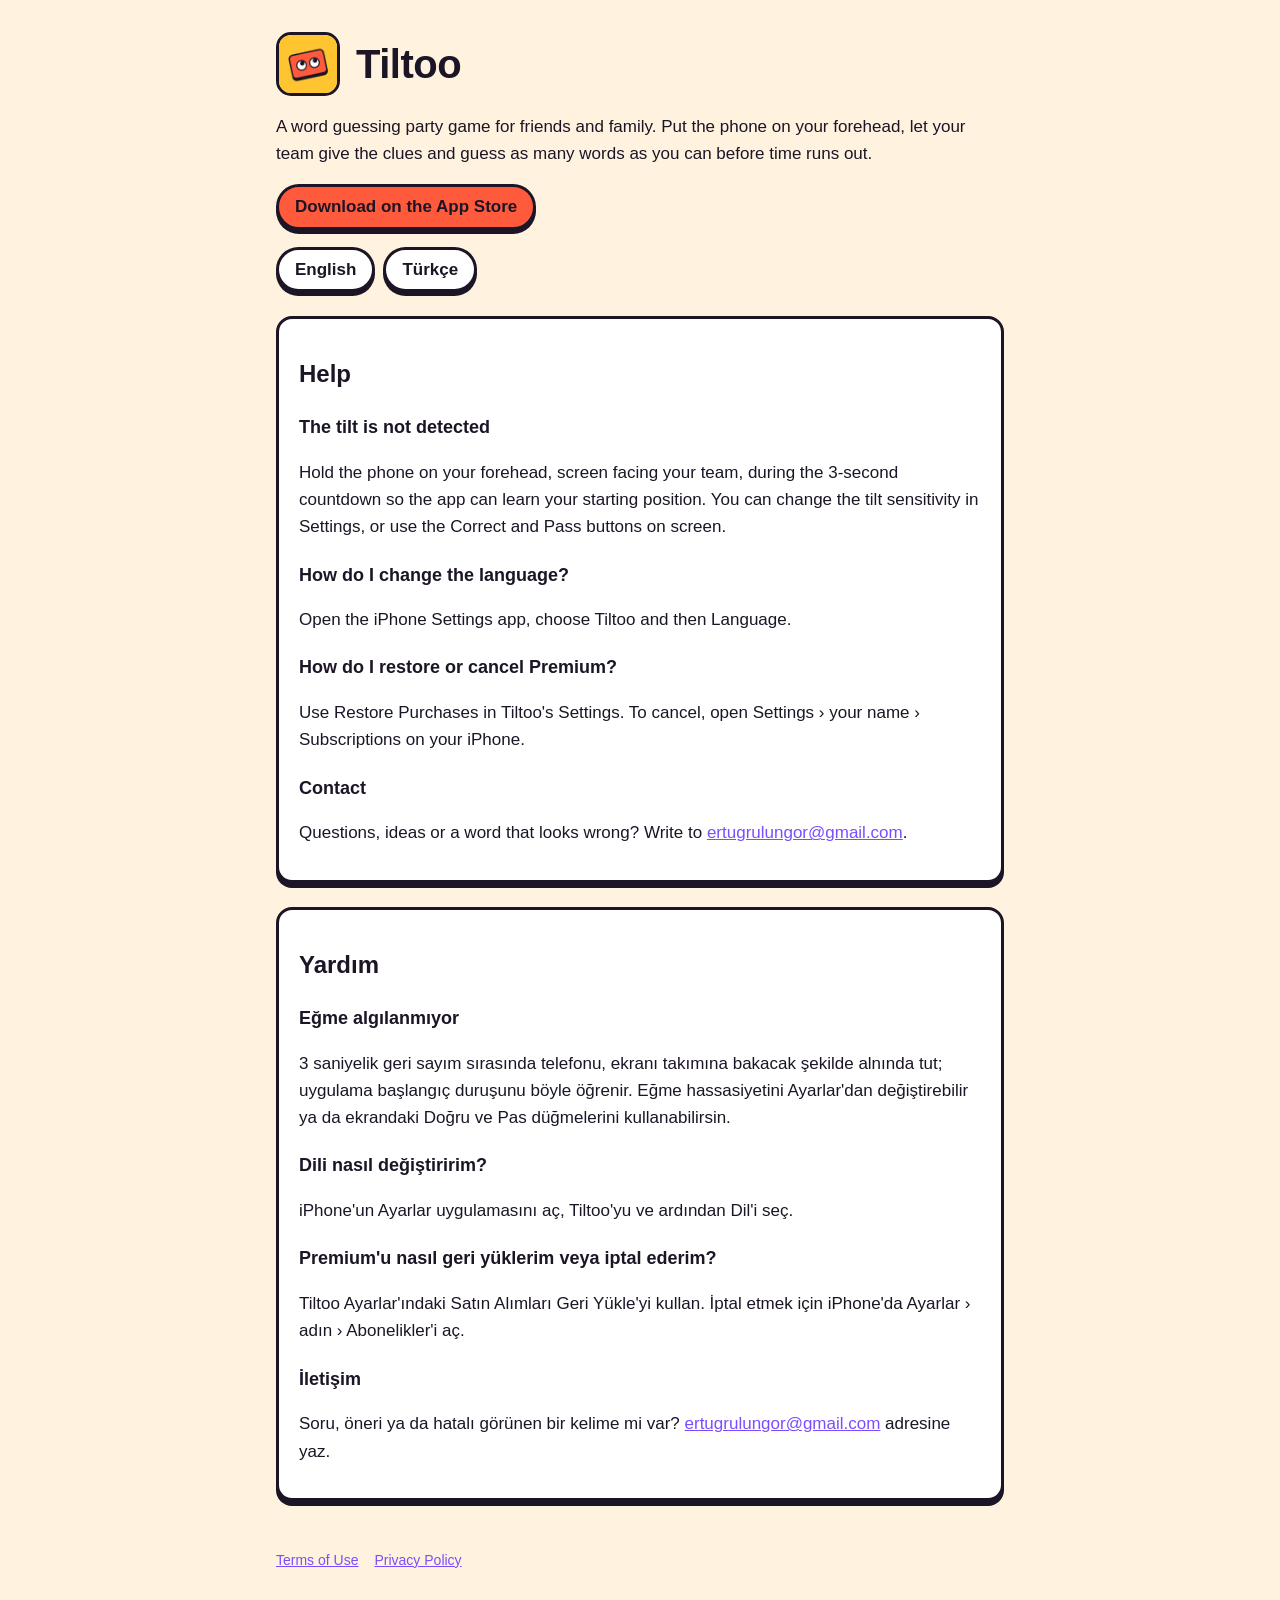
<file: index.html>
<!doctype html>
<html lang="en">
<head>
<meta charset="utf-8">
<meta name="viewport" content="width=device-width, initial-scale=1">
<title>Tiltoo Support</title>
<meta name="description" content="Tiltoo is a word guessing party game for friends and family. Help, privacy policy and terms of use.">
<link rel="stylesheet" href="style.css">
<link rel="icon" href="icon.png">
</head>
<body>
<main>
<header><img src="icon.png" alt=""><h1>Tiltoo</h1></header>
<p>A word guessing party game for friends and family. Put the phone on your forehead, let your team give the clues and guess as many words as you can before time runs out.</p>
<p><a class="button primary" href="https://apps.apple.com/app/id6743958041">Download on the App Store</a></p>
<nav class="lang"><a href="#en">English</a><a href="#tr">Türkçe</a></nav>

<section id="en" class="card">
<h2>Help</h2>
<h3>The tilt is not detected</h3>
<p>Hold the phone on your forehead, screen facing your team, during the 3-second countdown so the app can learn your starting position. You can change the tilt sensitivity in Settings, or use the Correct and Pass buttons on screen.</p>
<h3>How do I change the language?</h3>
<p>Open the iPhone Settings app, choose Tiltoo and then Language.</p>
<h3>How do I restore or cancel Premium?</h3>
<p>Use Restore Purchases in Tiltoo's Settings. To cancel, open Settings › your name › Subscriptions on your iPhone.</p>
<h3>Contact</h3>
<p>Questions, ideas or a word that looks wrong? Write to <a href="mailto:ertugrulungor@gmail.com">ertugrulungor@gmail.com</a>.</p>
</section>

<section id="tr" class="card" lang="tr">
<h2>Yardım</h2>
<h3>Eğme algılanmıyor</h3>
<p>3 saniyelik geri sayım sırasında telefonu, ekranı takımına bakacak şekilde alnında tut; uygulama başlangıç duruşunu böyle öğrenir. Eğme hassasiyetini Ayarlar'dan değiştirebilir ya da ekrandaki Doğru ve Pas düğmelerini kullanabilirsin.</p>
<h3>Dili nasıl değiştiririm?</h3>
<p>iPhone'un Ayarlar uygulamasını aç, Tiltoo'yu ve ardından Dil'i seç.</p>
<h3>Premium'u nasıl geri yüklerim veya iptal ederim?</h3>
<p>Tiltoo Ayarlar'ındaki Satın Alımları Geri Yükle'yi kullan. İptal etmek için iPhone'da Ayarlar › adın › Abonelikler'i aç.</p>
<h3>İletişim</h3>
<p>Soru, öneri ya da hatalı görünen bir kelime mi var? <a href="mailto:ertugrulungor@gmail.com">ertugrulungor@gmail.com</a> adresine yaz.</p>
</section>

<footer><a href="terms.html">Terms of Use</a><a href="privacy.html">Privacy Policy</a></footer>
</main>
</body>
</html>
</file>
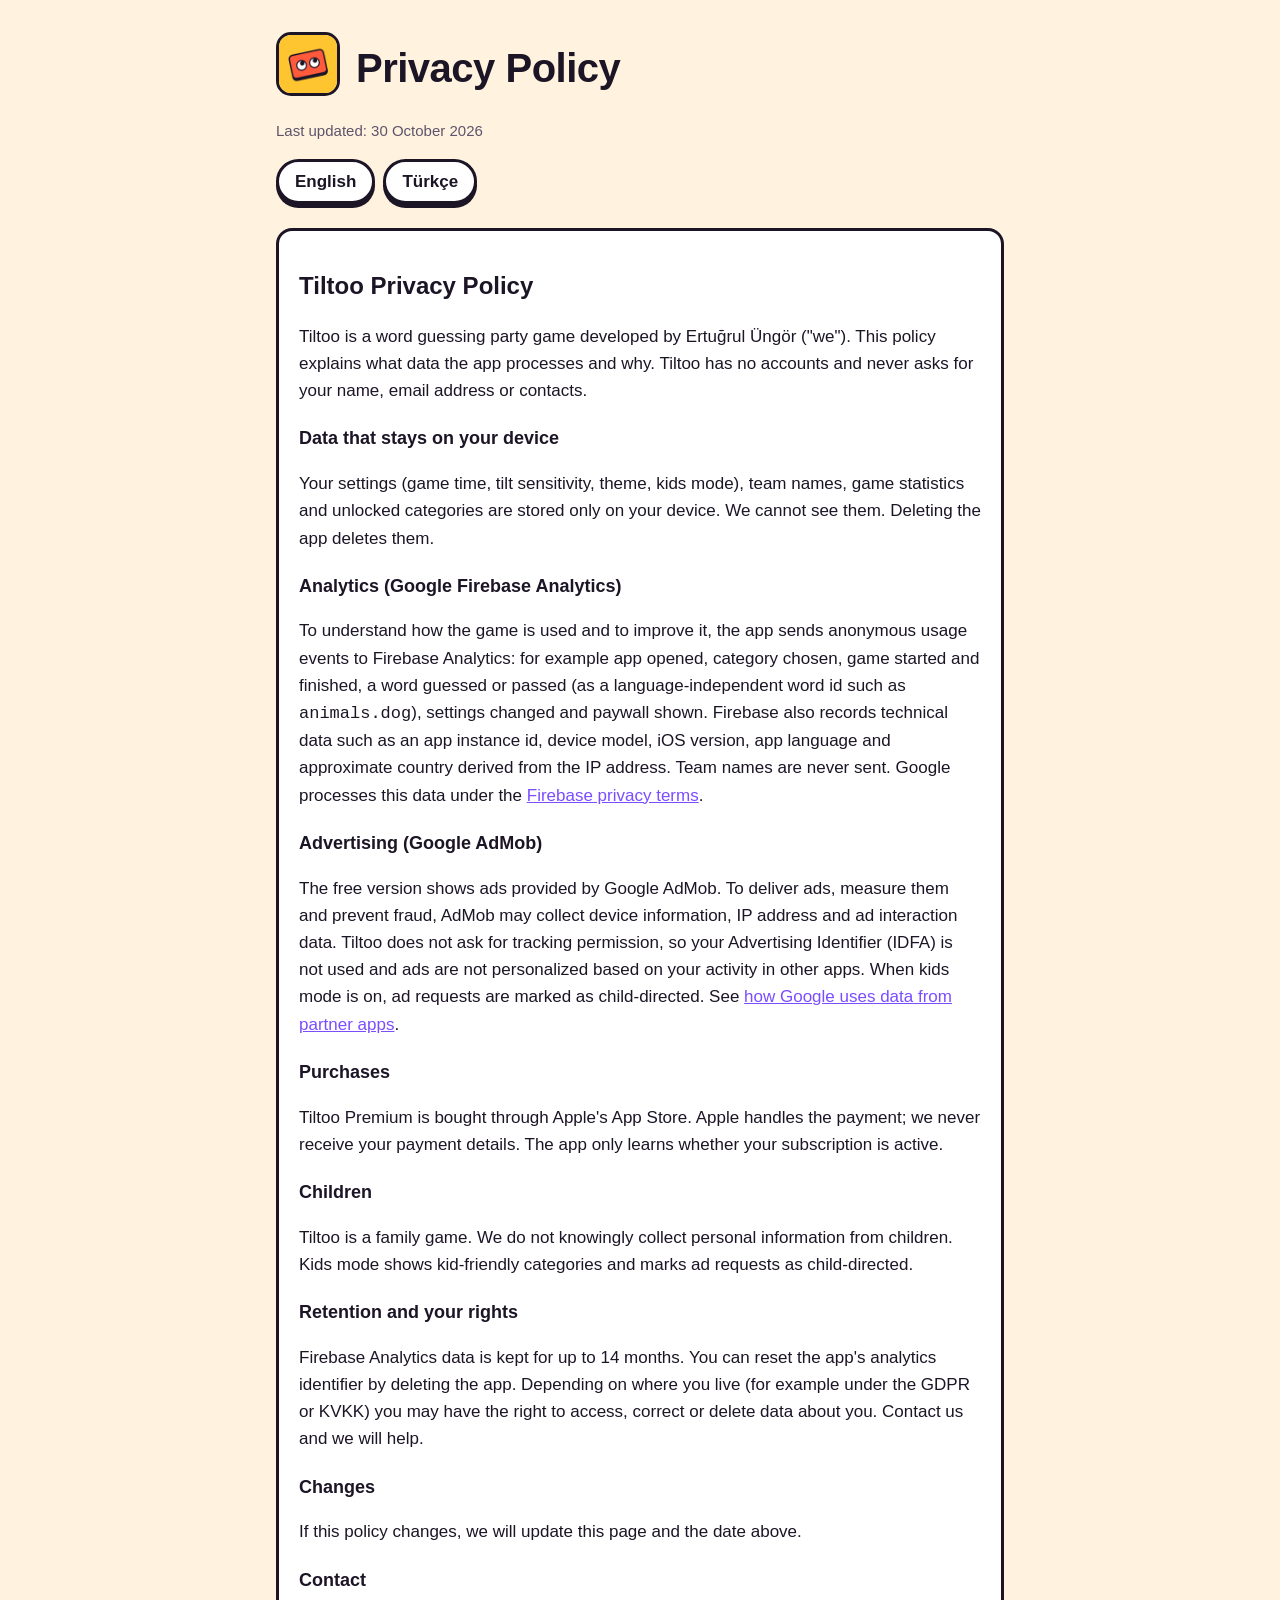
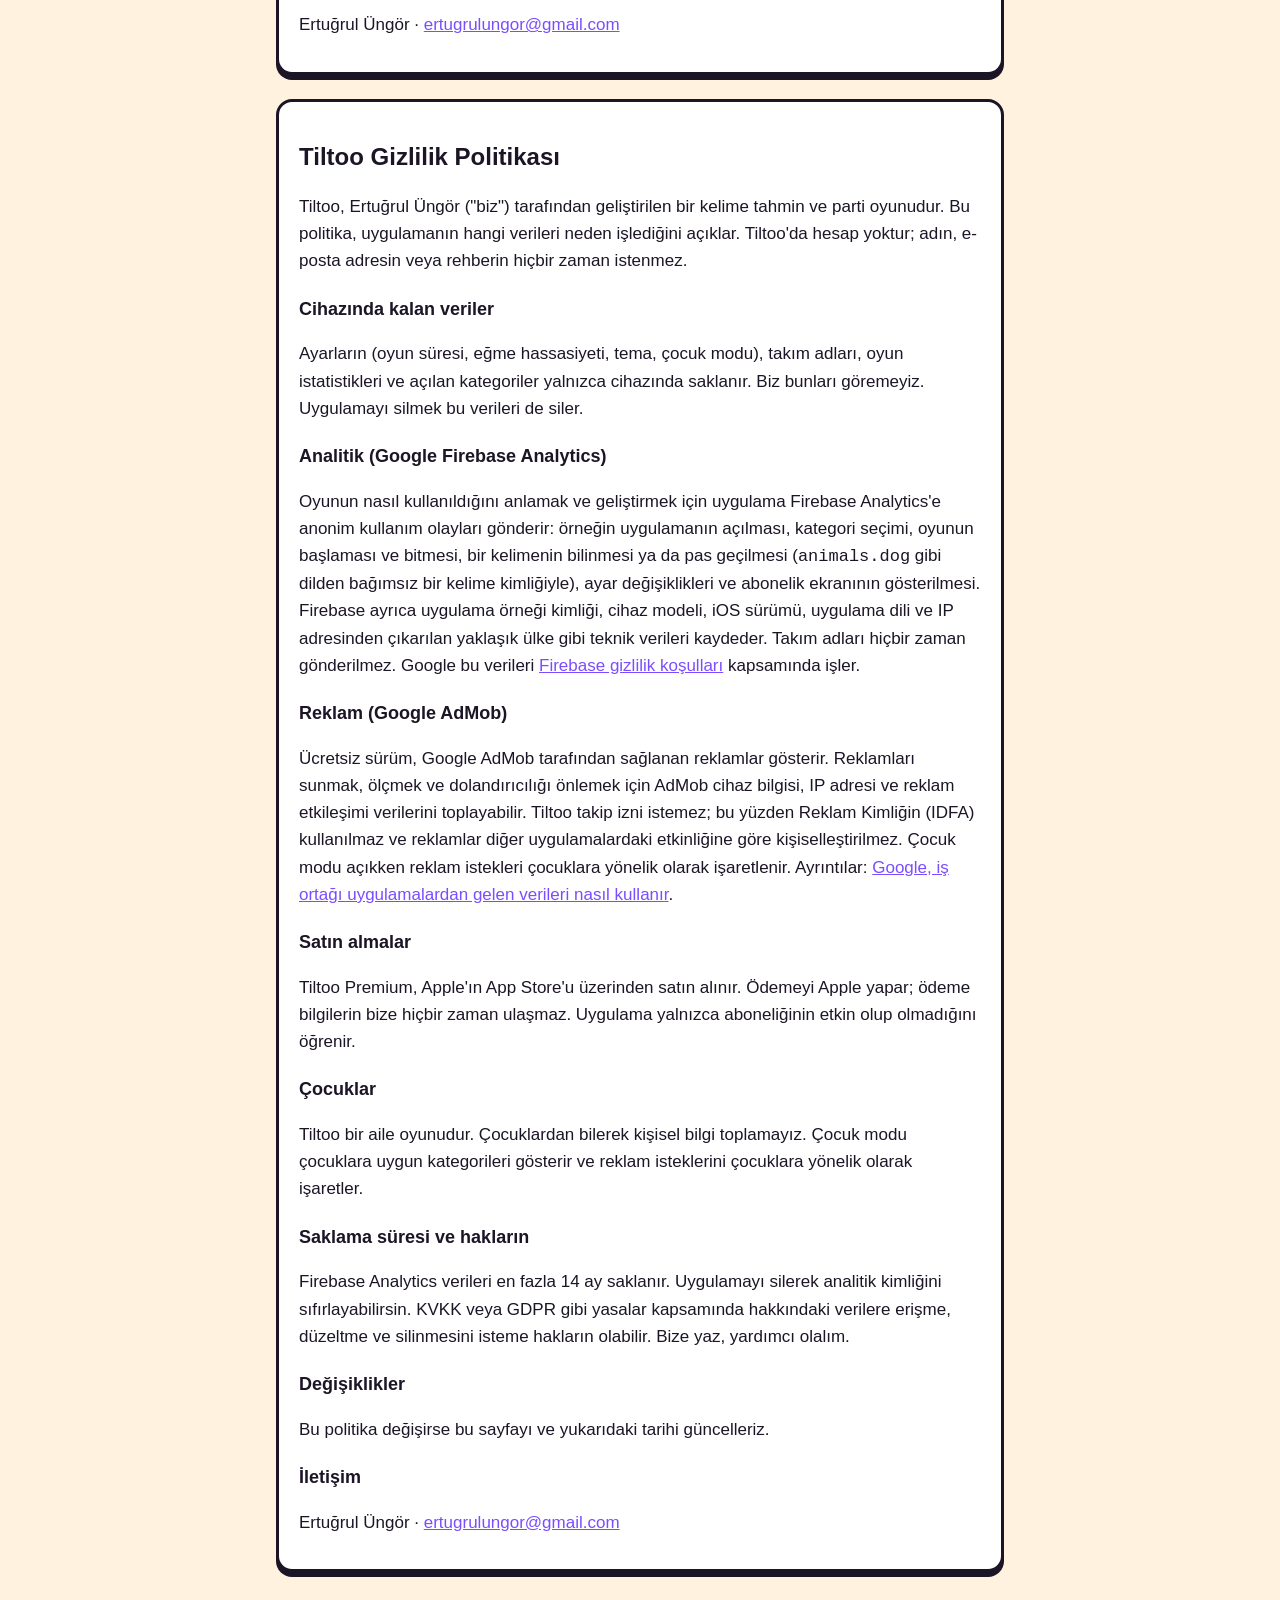
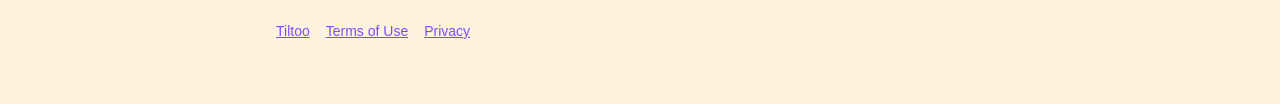
<file: privacy.html>
<!doctype html>
<html lang="en">
<head>
<meta charset="utf-8">
<meta name="viewport" content="width=device-width, initial-scale=1">
<title>Tiltoo Privacy Policy</title>
<link rel="stylesheet" href="style.css">
<link rel="icon" href="icon.png">
</head>
<body>
<main>
<header><a href="./"><img src="icon.png" alt=""></a><h1>Privacy Policy</h1></header>
<p class="muted">Last updated: 30 October 2026</p>
<nav class="lang"><a href="#en">English</a><a href="#tr">Türkçe</a></nav>

<section id="en" class="card">
<h2>Tiltoo Privacy Policy</h2>
<p>Tiltoo is a word guessing party game developed by Ertuğrul Üngör ("we"). This policy explains what data the app processes and why. Tiltoo has no accounts and never asks for your name, email address or contacts.</p>

<h3>Data that stays on your device</h3>
<p>Your settings (game time, tilt sensitivity, theme, kids mode), team names, game statistics and unlocked categories are stored only on your device. We cannot see them. Deleting the app deletes them.</p>

<h3>Analytics (Google Firebase Analytics)</h3>
<p>To understand how the game is used and to improve it, the app sends anonymous usage events to Firebase Analytics: for example app opened, category chosen, game started and finished, a word guessed or passed (as a language-independent word id such as <code>animals.dog</code>), settings changed and paywall shown. Firebase also records technical data such as an app instance id, device model, iOS version, app language and approximate country derived from the IP address. Team names are never sent. Google processes this data under the <a href="https://firebase.google.com/support/privacy">Firebase privacy terms</a>.</p>

<h3>Advertising (Google AdMob)</h3>
<p>The free version shows ads provided by Google AdMob. To deliver ads, measure them and prevent fraud, AdMob may collect device information, IP address and ad interaction data. Tiltoo does not ask for tracking permission, so your Advertising Identifier (IDFA) is not used and ads are not personalized based on your activity in other apps. When kids mode is on, ad requests are marked as child-directed. See <a href="https://policies.google.com/technologies/partner-sites">how Google uses data from partner apps</a>.</p>

<h3>Purchases</h3>
<p>Tiltoo Premium is bought through Apple's App Store. Apple handles the payment; we never receive your payment details. The app only learns whether your subscription is active.</p>

<h3>Children</h3>
<p>Tiltoo is a family game. We do not knowingly collect personal information from children. Kids mode shows kid-friendly categories and marks ad requests as child-directed.</p>

<h3>Retention and your rights</h3>
<p>Firebase Analytics data is kept for up to 14 months. You can reset the app's analytics identifier by deleting the app. Depending on where you live (for example under the GDPR or KVKK) you may have the right to access, correct or delete data about you. Contact us and we will help.</p>

<h3>Changes</h3>
<p>If this policy changes, we will update this page and the date above.</p>

<h3>Contact</h3>
<p>Ertuğrul Üngör · <a href="mailto:ertugrulungor@gmail.com">ertugrulungor@gmail.com</a></p>
</section>

<section id="tr" class="card" lang="tr">
<h2>Tiltoo Gizlilik Politikası</h2>
<p>Tiltoo, Ertuğrul Üngör ("biz") tarafından geliştirilen bir kelime tahmin ve parti oyunudur. Bu politika, uygulamanın hangi verileri neden işlediğini açıklar. Tiltoo'da hesap yoktur; adın, e-posta adresin veya rehberin hiçbir zaman istenmez.</p>

<h3>Cihazında kalan veriler</h3>
<p>Ayarların (oyun süresi, eğme hassasiyeti, tema, çocuk modu), takım adları, oyun istatistikleri ve açılan kategoriler yalnızca cihazında saklanır. Biz bunları göremeyiz. Uygulamayı silmek bu verileri de siler.</p>

<h3>Analitik (Google Firebase Analytics)</h3>
<p>Oyunun nasıl kullanıldığını anlamak ve geliştirmek için uygulama Firebase Analytics'e anonim kullanım olayları gönderir: örneğin uygulamanın açılması, kategori seçimi, oyunun başlaması ve bitmesi, bir kelimenin bilinmesi ya da pas geçilmesi (<code>animals.dog</code> gibi dilden bağımsız bir kelime kimliğiyle), ayar değişiklikleri ve abonelik ekranının gösterilmesi. Firebase ayrıca uygulama örneği kimliği, cihaz modeli, iOS sürümü, uygulama dili ve IP adresinden çıkarılan yaklaşık ülke gibi teknik verileri kaydeder. Takım adları hiçbir zaman gönderilmez. Google bu verileri <a href="https://firebase.google.com/support/privacy">Firebase gizlilik koşulları</a> kapsamında işler.</p>

<h3>Reklam (Google AdMob)</h3>
<p>Ücretsiz sürüm, Google AdMob tarafından sağlanan reklamlar gösterir. Reklamları sunmak, ölçmek ve dolandırıcılığı önlemek için AdMob cihaz bilgisi, IP adresi ve reklam etkileşimi verilerini toplayabilir. Tiltoo takip izni istemez; bu yüzden Reklam Kimliğin (IDFA) kullanılmaz ve reklamlar diğer uygulamalardaki etkinliğine göre kişiselleştirilmez. Çocuk modu açıkken reklam istekleri çocuklara yönelik olarak işaretlenir. Ayrıntılar: <a href="https://policies.google.com/technologies/partner-sites?hl=tr">Google, iş ortağı uygulamalardan gelen verileri nasıl kullanır</a>.</p>

<h3>Satın almalar</h3>
<p>Tiltoo Premium, Apple'ın App Store'u üzerinden satın alınır. Ödemeyi Apple yapar; ödeme bilgilerin bize hiçbir zaman ulaşmaz. Uygulama yalnızca aboneliğinin etkin olup olmadığını öğrenir.</p>

<h3>Çocuklar</h3>
<p>Tiltoo bir aile oyunudur. Çocuklardan bilerek kişisel bilgi toplamayız. Çocuk modu çocuklara uygun kategorileri gösterir ve reklam isteklerini çocuklara yönelik olarak işaretler.</p>

<h3>Saklama süresi ve hakların</h3>
<p>Firebase Analytics verileri en fazla 14 ay saklanır. Uygulamayı silerek analitik kimliğini sıfırlayabilirsin. KVKK veya GDPR gibi yasalar kapsamında hakkındaki verilere erişme, düzeltme ve silinmesini isteme hakların olabilir. Bize yaz, yardımcı olalım.</p>

<h3>Değişiklikler</h3>
<p>Bu politika değişirse bu sayfayı ve yukarıdaki tarihi güncelleriz.</p>

<h3>İletişim</h3>
<p>Ertuğrul Üngör · <a href="mailto:ertugrulungor@gmail.com">ertugrulungor@gmail.com</a></p>
</section>

<footer><a href="./">Tiltoo</a><a href="terms.html">Terms of Use</a><a href="privacy.html">Privacy</a></footer>
</main>
</body>
</html>
</file>
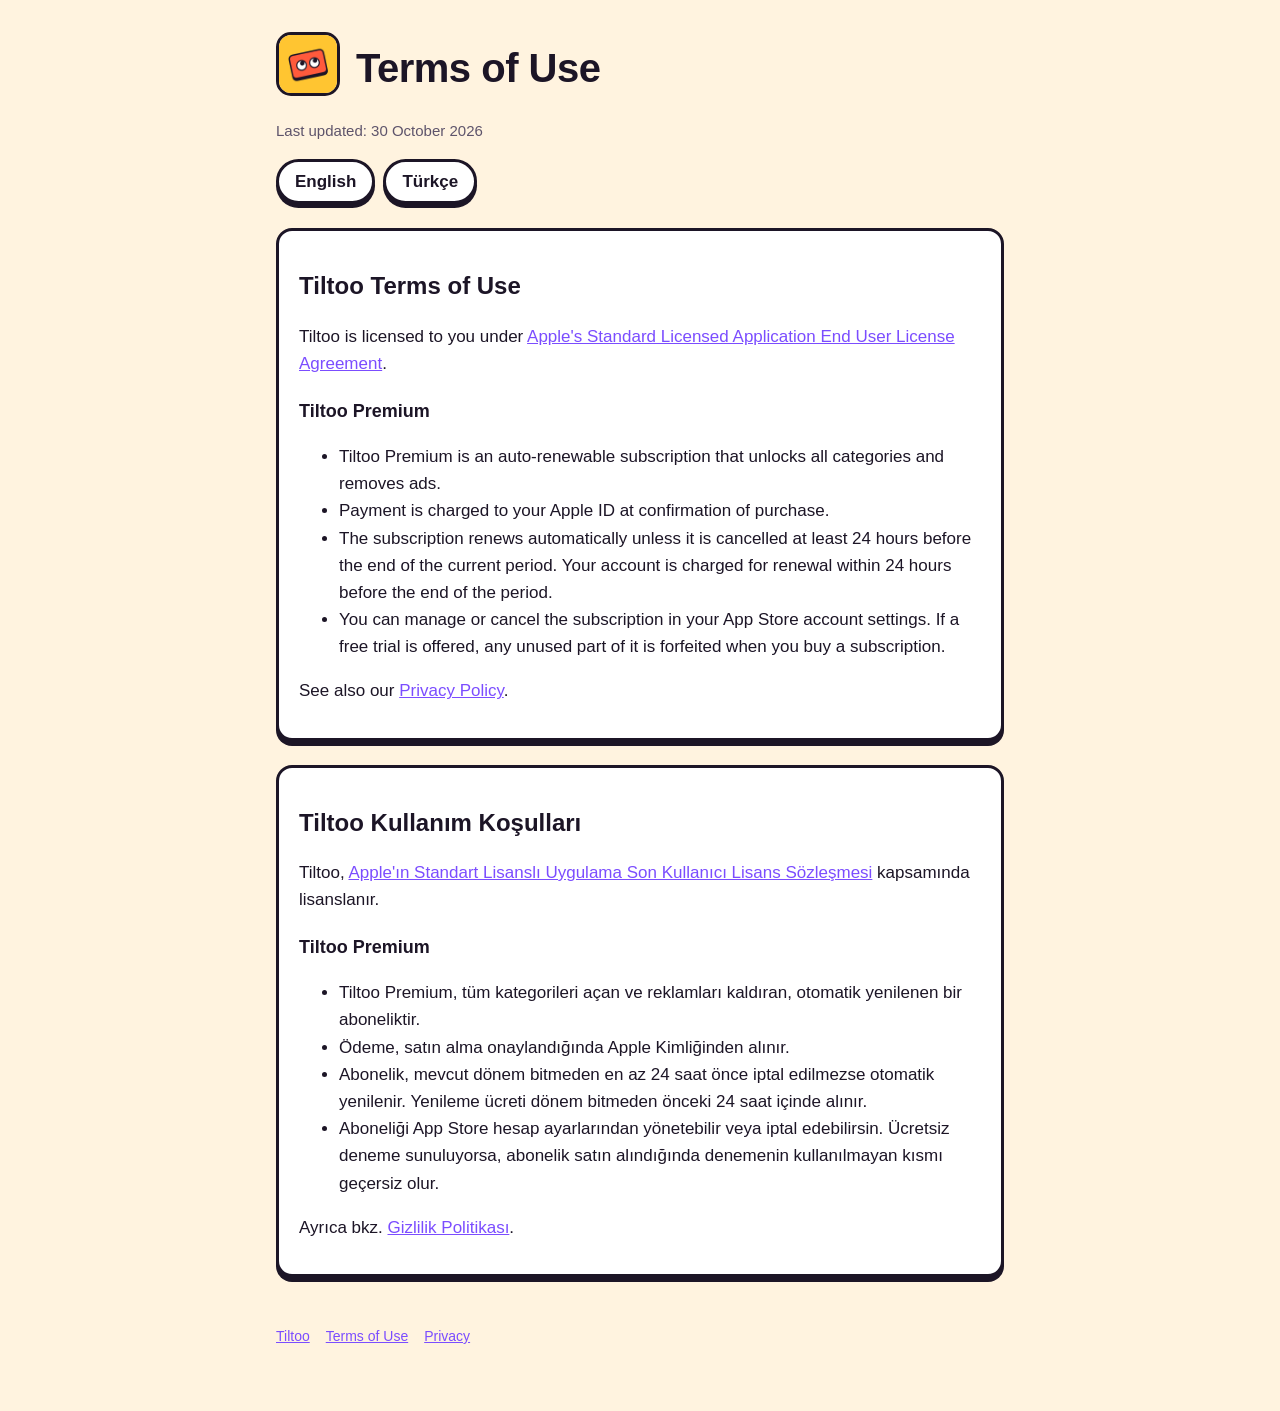
<file: terms.html>
<!doctype html>
<html lang="en">
<head>
<meta charset="utf-8">
<meta name="viewport" content="width=device-width, initial-scale=1">
<title>Tiltoo Terms of Use</title>
<link rel="stylesheet" href="style.css">
<link rel="icon" href="icon.png">
</head>
<body>
<main>
<header><a href="./"><img src="icon.png" alt=""></a><h1>Terms of Use</h1></header>
<p class="muted">Last updated: 30 October 2026</p>
<nav class="lang"><a href="#en">English</a><a href="#tr">Türkçe</a></nav>

<section id="en" class="card">
<h2>Tiltoo Terms of Use</h2>
<p>Tiltoo is licensed to you under <a href="https://www.apple.com/legal/internet-services/itunes/dev/stdeula/">Apple's Standard Licensed Application End User License Agreement</a>.</p>
<h3>Tiltoo Premium</h3>
<ul>
<li>Tiltoo Premium is an auto-renewable subscription that unlocks all categories and removes ads.</li>
<li>Payment is charged to your Apple ID at confirmation of purchase.</li>
<li>The subscription renews automatically unless it is cancelled at least 24 hours before the end of the current period. Your account is charged for renewal within 24 hours before the end of the period.</li>
<li>You can manage or cancel the subscription in your App Store account settings. If a free trial is offered, any unused part of it is forfeited when you buy a subscription.</li>
</ul>
<p>See also our <a href="privacy.html">Privacy Policy</a>.</p>
</section>

<section id="tr" class="card" lang="tr">
<h2>Tiltoo Kullanım Koşulları</h2>
<p>Tiltoo, <a href="https://www.apple.com/legal/internet-services/itunes/dev/stdeula/">Apple'ın Standart Lisanslı Uygulama Son Kullanıcı Lisans Sözleşmesi</a> kapsamında lisanslanır.</p>
<h3>Tiltoo Premium</h3>
<ul>
<li>Tiltoo Premium, tüm kategorileri açan ve reklamları kaldıran, otomatik yenilenen bir aboneliktir.</li>
<li>Ödeme, satın alma onaylandığında Apple Kimliğinden alınır.</li>
<li>Abonelik, mevcut dönem bitmeden en az 24 saat önce iptal edilmezse otomatik yenilenir. Yenileme ücreti dönem bitmeden önceki 24 saat içinde alınır.</li>
<li>Aboneliği App Store hesap ayarlarından yönetebilir veya iptal edebilirsin. Ücretsiz deneme sunuluyorsa, abonelik satın alındığında denemenin kullanılmayan kısmı geçersiz olur.</li>
</ul>
<p>Ayrıca bkz. <a href="privacy.html">Gizlilik Politikası</a>.</p>
</section>

<footer><a href="./">Tiltoo</a><a href="terms.html">Terms of Use</a><a href="privacy.html">Privacy</a></footer>
</main>
</body>
</html>
</file>
<file: style.css>
:root {
  --bg: #FFF3DF;
  --surface: #FFFFFF;
  --ink: #1C1526;
  --ink2: #5E546B;
  --outline: #1C1526;
  --tomato: #FF5A3C;
  --sun: #FFC531;
  --grape: #7B4DFF;
}
@media (prefers-color-scheme: dark) {
  :root {
    --bg: #1A1523;
    --surface: #2B2338;
    --ink: #F6ECDA;
    --ink2: #B9AEC7;
    --outline: #0D0A12;
  }
}
* { box-sizing: border-box; }
body {
  margin: 0;
  background: var(--bg);
  color: var(--ink);
  font: 17px/1.6 -apple-system, BlinkMacSystemFont, "Segoe UI", Roboto, sans-serif;
}
main { max-width: 760px; margin: 0 auto; padding: 32px 16px 64px; }
header { display: flex; align-items: center; gap: 16px; margin-bottom: 8px; }
header img { width: 64px; height: 64px; border-radius: 15px; border: 3px solid var(--outline); }
header a { color: inherit; text-decoration: none; }
h1 { font-size: 40px; line-height: 1.1; margin: 0; font-weight: 900; letter-spacing: -0.5px; }
h2 { font-size: 24px; margin: 32px 0 8px; font-weight: 800; }
h3 { font-size: 18px; margin: 20px 0 4px; }
p, li { color: var(--ink); }
.muted { color: var(--ink2); font-size: 15px; }
nav.lang { display: flex; gap: 8px; margin: 16px 0 8px; flex-wrap: wrap; }
nav.lang a, .button {
  display: inline-block;
  padding: 6px 16px;
  border: 3px solid var(--outline);
  border-radius: 999px;
  background: var(--surface);
  color: var(--ink);
  font-weight: 700;
  text-decoration: none;
  box-shadow: 0 4px 0 var(--outline);
}
.button.primary { background: var(--tomato); color: #1C1526; }
.card {
  background: var(--surface);
  border: 3px solid var(--outline);
  border-radius: 16px;
  box-shadow: 0 5px 0 var(--outline);
  padding: 4px 20px 16px;
  margin: 24px 0;
}
a { color: var(--grape); }
@media (prefers-color-scheme: dark) { a { color: #A88BFF; } }
footer { margin-top: 48px; font-size: 14px; color: var(--ink2); }
footer a { margin-right: 16px; }
</file>
